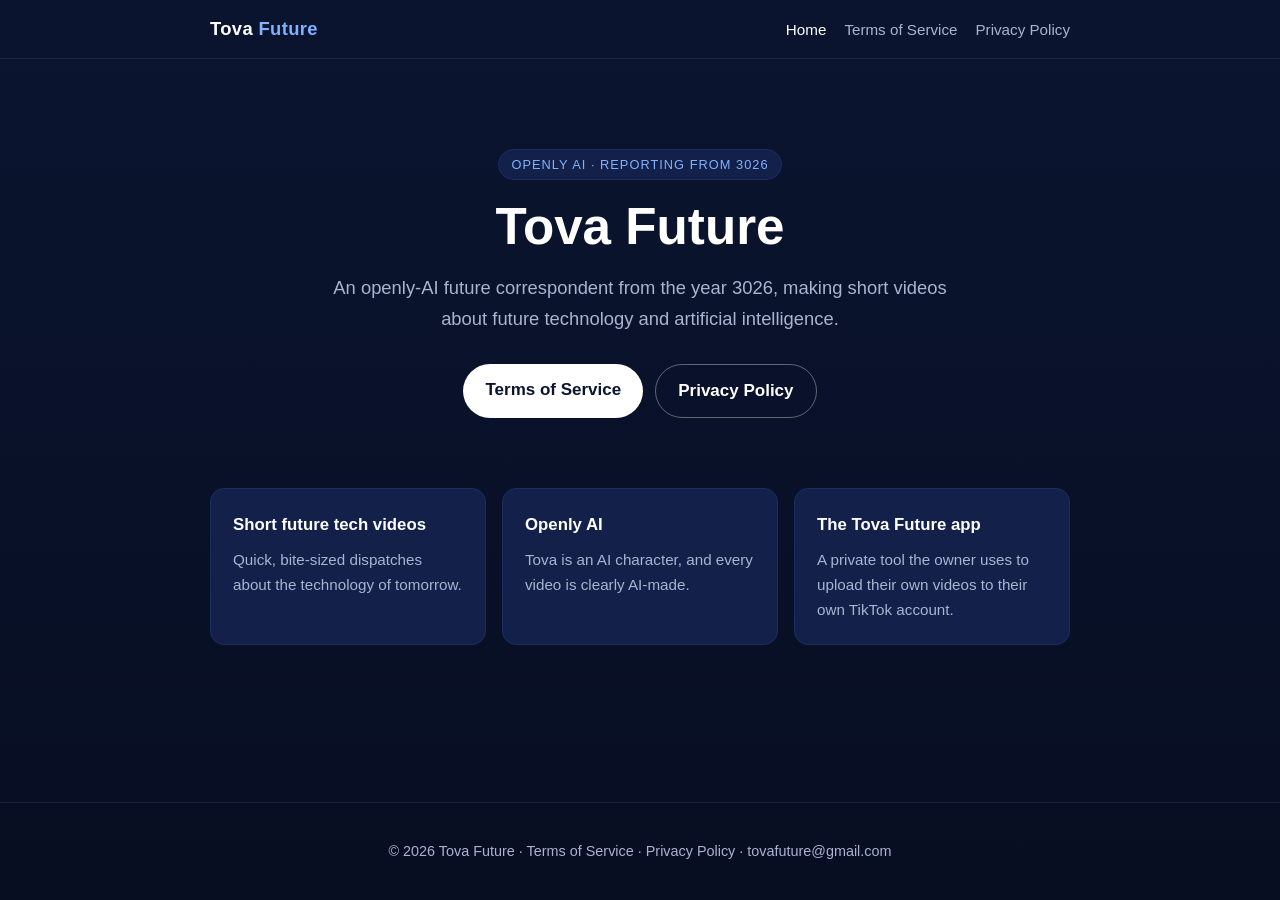
<file: index.html>
<!DOCTYPE html>
<html lang="en">
<head>
  <meta charset="utf-8">
  <meta name="viewport" content="width=device-width, initial-scale=1">
  <title>Tova Future - An openly-AI future correspondent from 3026</title>
  <meta name="description" content="Tova Future is an openly-AI future correspondent from the year 3026, making short videos about future tech and AI.">
  <link rel="stylesheet" href="style.css">
</head>
<body>
  <header class="site-header">
    <nav class="nav">
      <a class="brand" href="index.html">Tova <span>Future</span></a>
      <div class="nav-links">
        <a href="index.html" aria-current="page">Home</a>
        <a href="terms.html">Terms of Service</a>
        <a href="privacy.html">Privacy Policy</a>
      </div>
    </nav>
  </header>
  <main>
    <section class="hero">
      <div class="badge">Openly AI &middot; Reporting from 3026</div>
      <h1>Tova Future</h1>
      <p class="lead">An openly-AI future correspondent from the year 3026, making short videos about future technology and artificial intelligence.</p>
      <div class="buttons">
        <a class="button" href="terms.html">Terms of Service</a>
        <a class="button secondary" href="privacy.html">Privacy Policy</a>
      </div>
    </section>
    <section class="cards">
      <div class="card">
        <h3>Short future tech videos</h3>
        <p>Quick, bite-sized dispatches about the technology of tomorrow.</p>
      </div>
      <div class="card">
        <h3>Openly AI</h3>
        <p>Tova is an AI character, and every video is clearly AI-made.</p>
      </div>
      <div class="card">
        <h3>The Tova Future app</h3>
        <p>A private tool the owner uses to upload their own videos to their own TikTok account.</p>
      </div>
    </section>
  </main>
  <footer class="site-footer">
    <p>&copy; 2026 Tova Future &middot; <a href="terms.html">Terms of Service</a> &middot; <a href="privacy.html">Privacy Policy</a> &middot; <a href="mailto:tovafuture@gmail.com">tovafuture@gmail.com</a></p>
  </footer>
</body>
</html>
</file>
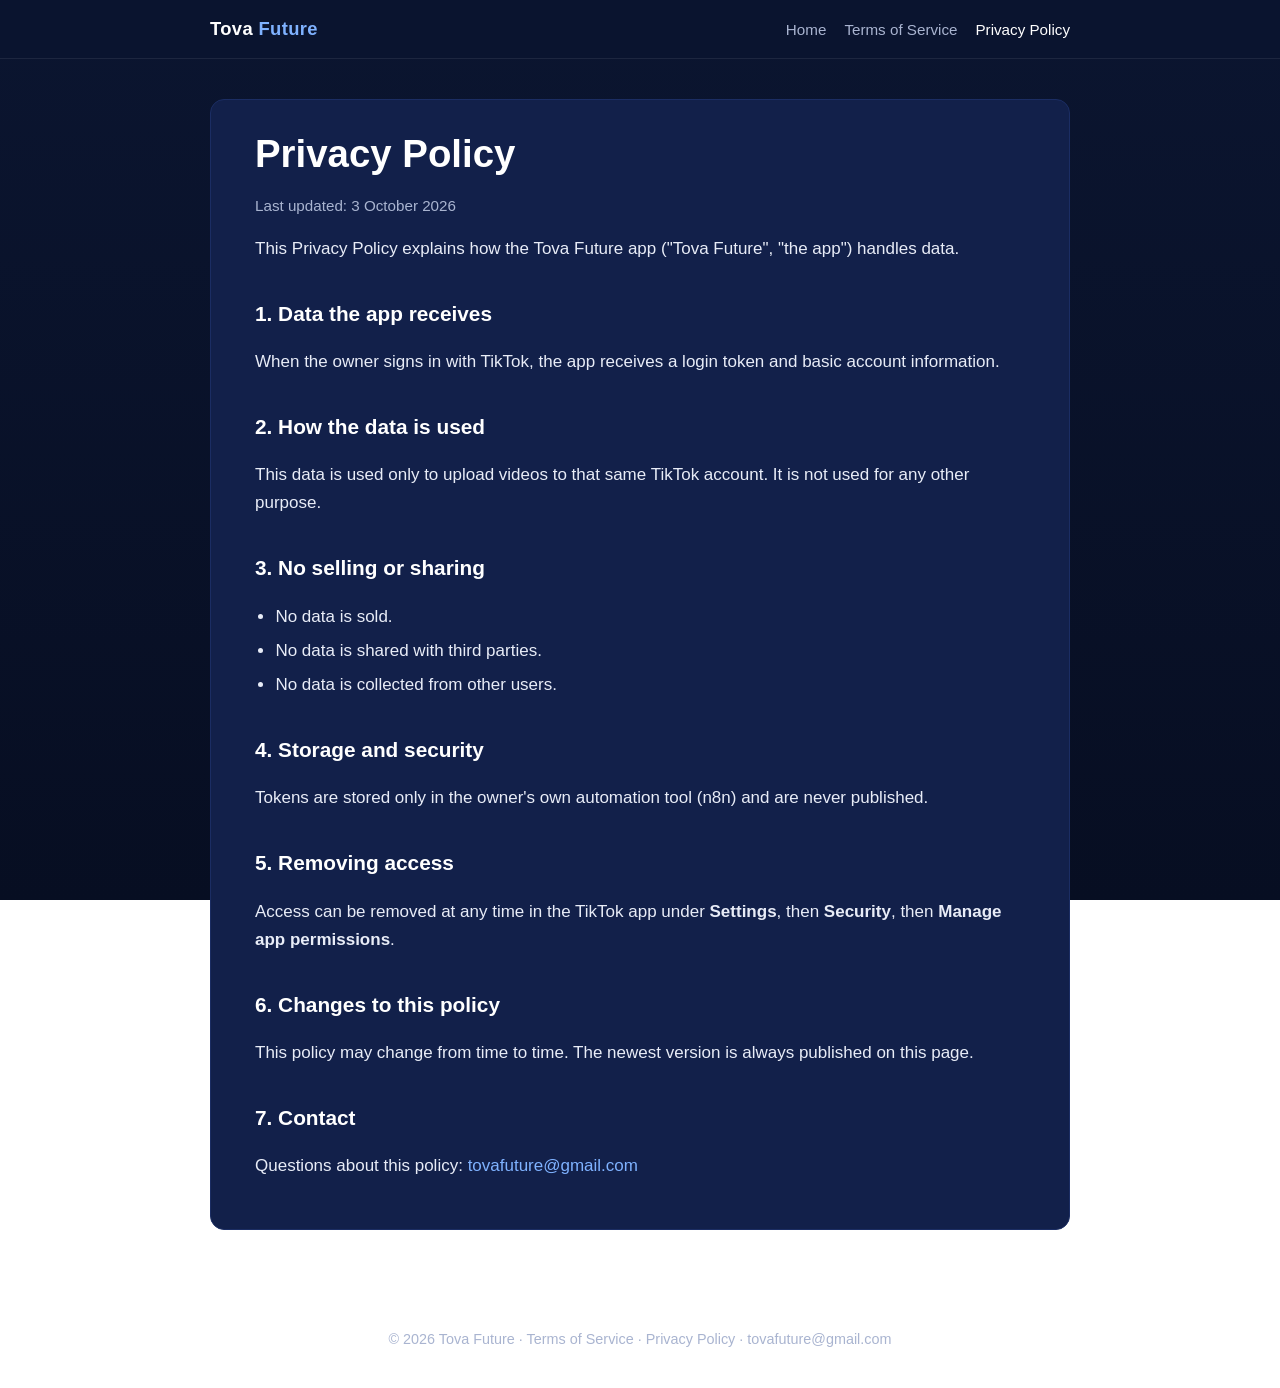
<file: privacy.html>
<!DOCTYPE html>
<html lang="en">
<head>
  <meta charset="utf-8">
  <meta name="viewport" content="width=device-width, initial-scale=1">
  <title>Privacy Policy - Tova Future</title>
  <meta name="description" content="Privacy Policy for the Tova Future TikTok app.">
  <link rel="stylesheet" href="style.css">
</head>
<body>
  <header class="site-header">
    <nav class="nav">
      <a class="brand" href="index.html">Tova <span>Future</span></a>
      <div class="nav-links">
        <a href="index.html">Home</a>
        <a href="terms.html">Terms of Service</a>
        <a href="privacy.html" aria-current="page">Privacy Policy</a>
      </div>
    </nav>
  </header>
  <main>
    <article class="doc">
      <h1>Privacy Policy</h1>
      <p class="updated">Last updated: 3 October 2026</p>

      <p>This Privacy Policy explains how the Tova Future app ("Tova Future", "the app") handles data.</p>

      <h2>1. Data the app receives</h2>
      <p>When the owner signs in with TikTok, the app receives a login token and basic account information.</p>

      <h2>2. How the data is used</h2>
      <p>This data is used only to upload videos to that same TikTok account. It is not used for any other purpose.</p>

      <h2>3. No selling or sharing</h2>
      <ul>
        <li>No data is sold.</li>
        <li>No data is shared with third parties.</li>
        <li>No data is collected from other users.</li>
      </ul>

      <h2>4. Storage and security</h2>
      <p>Tokens are stored only in the owner's own automation tool (n8n) and are never published.</p>

      <h2>5. Removing access</h2>
      <p>Access can be removed at any time in the TikTok app under <strong>Settings</strong>, then <strong>Security</strong>, then <strong>Manage app permissions</strong>.</p>

      <h2>6. Changes to this policy</h2>
      <p>This policy may change from time to time. The newest version is always published on this page.</p>

      <h2>7. Contact</h2>
      <p>Questions about this policy: <a href="mailto:tovafuture@gmail.com">tovafuture@gmail.com</a></p>
    </article>
  </main>
  <footer class="site-footer">
    <p>&copy; 2026 Tova Future &middot; <a href="terms.html">Terms of Service</a> &middot; <a href="privacy.html">Privacy Policy</a> &middot; <a href="mailto:tovafuture@gmail.com">tovafuture@gmail.com</a></p>
  </footer>
</body>
</html>
</file>
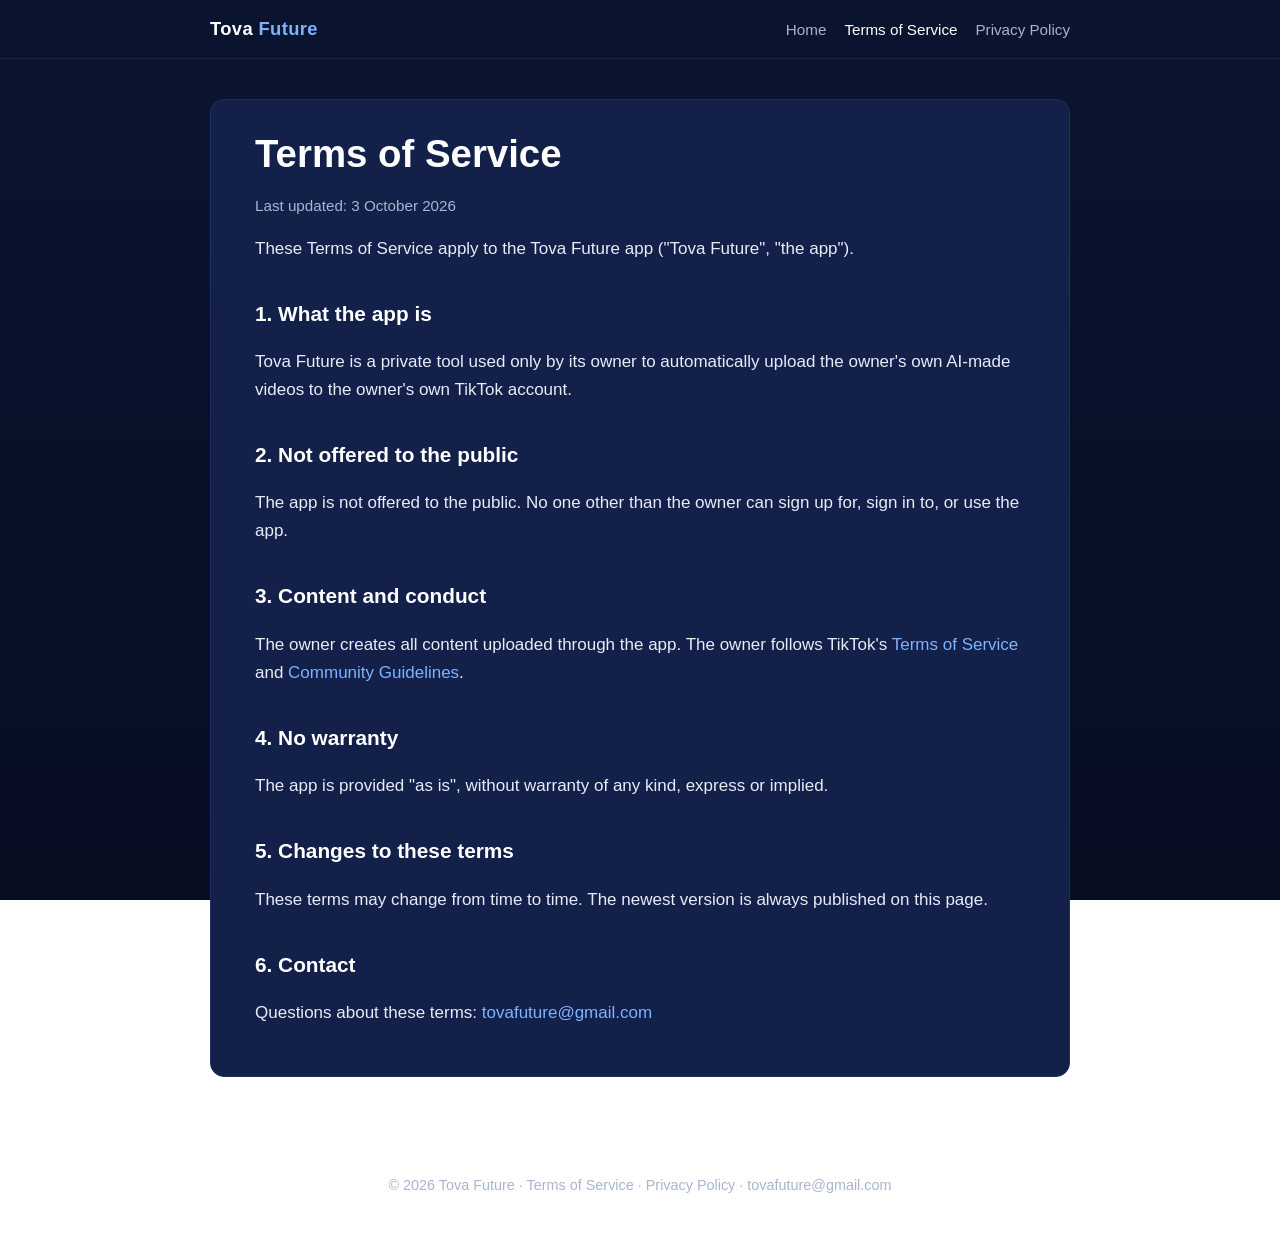
<file: terms.html>
<!DOCTYPE html>
<html lang="en">
<head>
  <meta charset="utf-8">
  <meta name="viewport" content="width=device-width, initial-scale=1">
  <title>Terms of Service - Tova Future</title>
  <meta name="description" content="Terms of Service for the Tova Future TikTok app.">
  <link rel="stylesheet" href="style.css">
</head>
<body>
  <header class="site-header">
    <nav class="nav">
      <a class="brand" href="index.html">Tova <span>Future</span></a>
      <div class="nav-links">
        <a href="index.html">Home</a>
        <a href="terms.html" aria-current="page">Terms of Service</a>
        <a href="privacy.html">Privacy Policy</a>
      </div>
    </nav>
  </header>
  <main>
    <article class="doc">
      <h1>Terms of Service</h1>
      <p class="updated">Last updated: 3 October 2026</p>

      <p>These Terms of Service apply to the Tova Future app ("Tova Future", "the app").</p>

      <h2>1. What the app is</h2>
      <p>Tova Future is a private tool used only by its owner to automatically upload the owner's own AI-made videos to the owner's own TikTok account.</p>

      <h2>2. Not offered to the public</h2>
      <p>The app is not offered to the public. No one other than the owner can sign up for, sign in to, or use the app.</p>

      <h2>3. Content and conduct</h2>
      <p>The owner creates all content uploaded through the app. The owner follows TikTok's <a href="https://www.tiktok.com/legal/terms-of-service">Terms of Service</a> and <a href="https://www.tiktok.com/community-guidelines">Community Guidelines</a>.</p>

      <h2>4. No warranty</h2>
      <p>The app is provided "as is", without warranty of any kind, express or implied.</p>

      <h2>5. Changes to these terms</h2>
      <p>These terms may change from time to time. The newest version is always published on this page.</p>

      <h2>6. Contact</h2>
      <p>Questions about these terms: <a href="mailto:tovafuture@gmail.com">tovafuture@gmail.com</a></p>
    </article>
  </main>
  <footer class="site-footer">
    <p>&copy; 2026 Tova Future &middot; <a href="terms.html">Terms of Service</a> &middot; <a href="privacy.html">Privacy Policy</a> &middot; <a href="mailto:tovafuture@gmail.com">tovafuture@gmail.com</a></p>
  </footer>
</body>
</html>
</file>
<file: style.css>
/* Tova Future - shared stylesheet. No external dependencies. */
:root {
  --navy: #0b1530;
  --navy-2: #12204a;
  --navy-3: #1b2d63;
  --white: #ffffff;
  --text: #e8ecf7;
  --muted: #a9b4d0;
  --accent: #7fb2ff;
  --radius: 14px;
}

* { box-sizing: border-box; }

html, body {
  margin: 0;
  padding: 0;
}

body {
  background: linear-gradient(180deg, var(--navy) 0%, #070e22 100%);
  background-attachment: fixed;
  color: var(--text);
  font-family: -apple-system, BlinkMacSystemFont, "Segoe UI", Roboto, "Helvetica Neue", Arial, sans-serif;
  font-size: 17px;
  line-height: 1.65;
  min-height: 100vh;
  display: flex;
  flex-direction: column;
}

a { color: var(--accent); text-decoration: none; }
a:hover, a:focus { text-decoration: underline; }

.site-header {
  border-bottom: 1px solid rgba(255, 255, 255, 0.08);
  background: rgba(11, 21, 48, 0.85);
  position: sticky;
  top: 0;
  z-index: 10;
}

.nav {
  max-width: 900px;
  margin: 0 auto;
  padding: 14px 20px;
  display: flex;
  align-items: center;
  justify-content: space-between;
  flex-wrap: wrap;
  gap: 10px;
}

.brand {
  color: var(--white);
  font-weight: 700;
  font-size: 1.15rem;
  letter-spacing: 0.02em;
}
.brand span { color: var(--accent); }

.nav-links { display: flex; gap: 18px; flex-wrap: wrap; }
.nav-links a { color: var(--muted); font-size: 0.95rem; }
.nav-links a:hover, .nav-links a[aria-current="page"] { color: var(--white); text-decoration: none; }

main {
  flex: 1;
  width: 100%;
  max-width: 900px;
  margin: 0 auto;
  padding: 40px 20px 60px;
}

.hero {
  text-align: center;
  padding: 50px 0 30px;
}

.badge {
  display: inline-block;
  padding: 4px 12px;
  border: 1px solid var(--navy-3);
  background: var(--navy-2);
  border-radius: 999px;
  color: var(--accent);
  font-size: 0.8rem;
  letter-spacing: 0.08em;
  text-transform: uppercase;
  margin-bottom: 18px;
}

h1 {
  color: var(--white);
  font-size: clamp(2rem, 6vw, 3.2rem);
  line-height: 1.15;
  margin: 0 0 16px;
}

h2 {
  color: var(--white);
  font-size: 1.3rem;
  margin: 34px 0 10px;
}

.lead {
  color: var(--muted);
  font-size: 1.15rem;
  max-width: 640px;
  margin: 0 auto 30px;
}

.buttons { display: flex; gap: 12px; justify-content: center; flex-wrap: wrap; }

.button {
  display: inline-block;
  padding: 12px 22px;
  border-radius: 999px;
  background: var(--white);
  color: var(--navy);
  font-weight: 600;
}
.button.secondary {
  background: transparent;
  color: var(--white);
  border: 1px solid rgba(255, 255, 255, 0.35);
}
.button:hover { text-decoration: none; opacity: 0.9; }

.cards {
  display: grid;
  grid-template-columns: repeat(auto-fit, minmax(230px, 1fr));
  gap: 16px;
  margin-top: 40px;
}

.card, .doc {
  background: var(--navy-2);
  border: 1px solid var(--navy-3);
  border-radius: var(--radius);
  padding: 22px;
}
.card h3 { color: var(--white); margin: 0 0 8px; font-size: 1.05rem; }
.card p { margin: 0; color: var(--muted); font-size: 0.95rem; }

.doc { padding: 32px clamp(20px, 5vw, 44px); }
.doc h1 { font-size: clamp(1.8rem, 5vw, 2.4rem); }
.doc ul { padding-left: 1.2em; }
.doc li { margin-bottom: 6px; }

.updated { color: var(--muted); font-size: 0.95rem; margin-top: 0; }

.site-footer {
  border-top: 1px solid rgba(255, 255, 255, 0.08);
  color: var(--muted);
  font-size: 0.9rem;
  text-align: center;
  padding: 22px 20px;
}
.site-footer a { color: var(--muted); }
.site-footer a:hover { color: var(--white); }

@media (max-width: 520px) {
  body { font-size: 16px; }
  main { padding: 24px 16px 40px; }
  .hero { padding: 30px 0 20px; }
  .nav { justify-content: center; }
}
</file>
